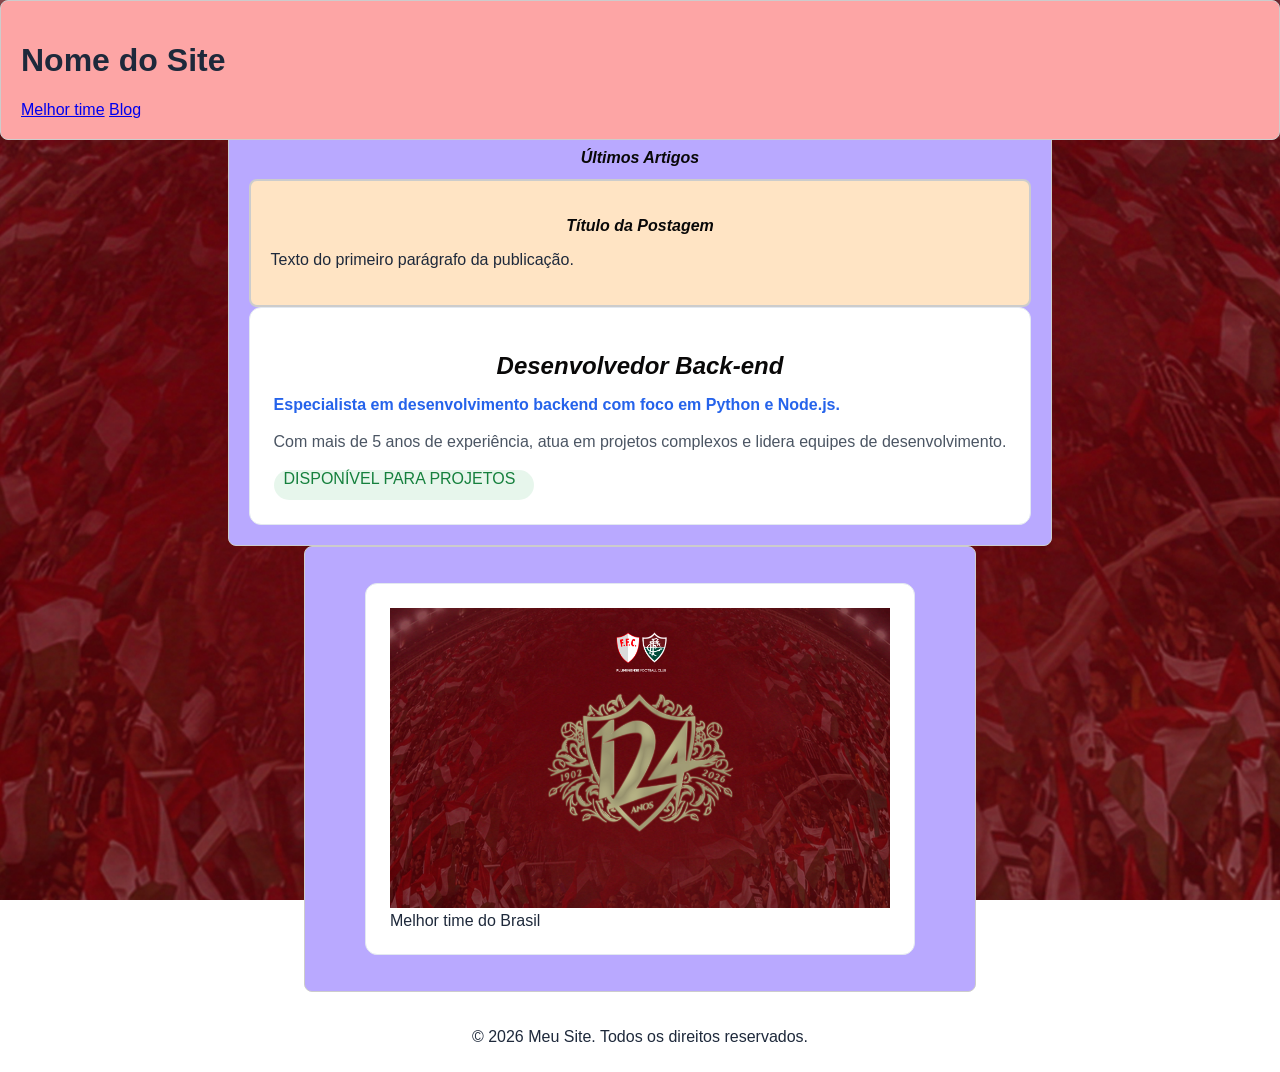
<file: index.html>
<!DOCTYPE html>
<html lang="pt-BR">
    <head>
        <meta charset="UTF-8">
        <title>Exemplo Semântico</title>
        <link rel="stylesheet" href="style.css">
    </head>
    <body>
        <!-- <img src="/assets/Background.jpeg" alt="Melhor time do Rio" class="Background-body"> -->
        <header>
            <h1>Nome do Site</h1>
            <nav>
                <a href="#fluzao">Melhor time</a>
                <a href="#blog">Blog</a>
            </nav>
        </header>
        <main class="content">
            <section id="blog">
                <h2>Últimos Artigos</h2>
                <article>
                    <h3>Título da Postagem</h3>
                    <p>Texto do primeiro parágrafo da publicação.</p>
                </article>
                <article class="cartao">
                    <h2 class="cartao-titulo">Desenvolvedor Back-end</h2>
                    <p class="cartao-subtitulo">Especialista em desenvolvimento backend com foco em Python e Node.js.</p>
                    <p class="cartao-descricao">Com mais de 5 anos de experiência, atua em projetos complexos e lidera equipes de desenvolvimento.</p>
                    <div class="cartao-status">Disponível para projetos</div>
                </article>
            </section>
            <section id="fluzao">
                <figure class="cartao">
                    <img src="/assets/Background.jpeg" alt="Melhor time do Rio" width="500" height="300" loading="lazy">
                    <figcaption>Melhor time do Brasil</figcaption>
                </figure>
            </section>
        </main>

        <footer>
            <p>© 2026 Meu Site. Todos os direitos reservados.</p>
        </footer>
    </body>
</html>
</file>
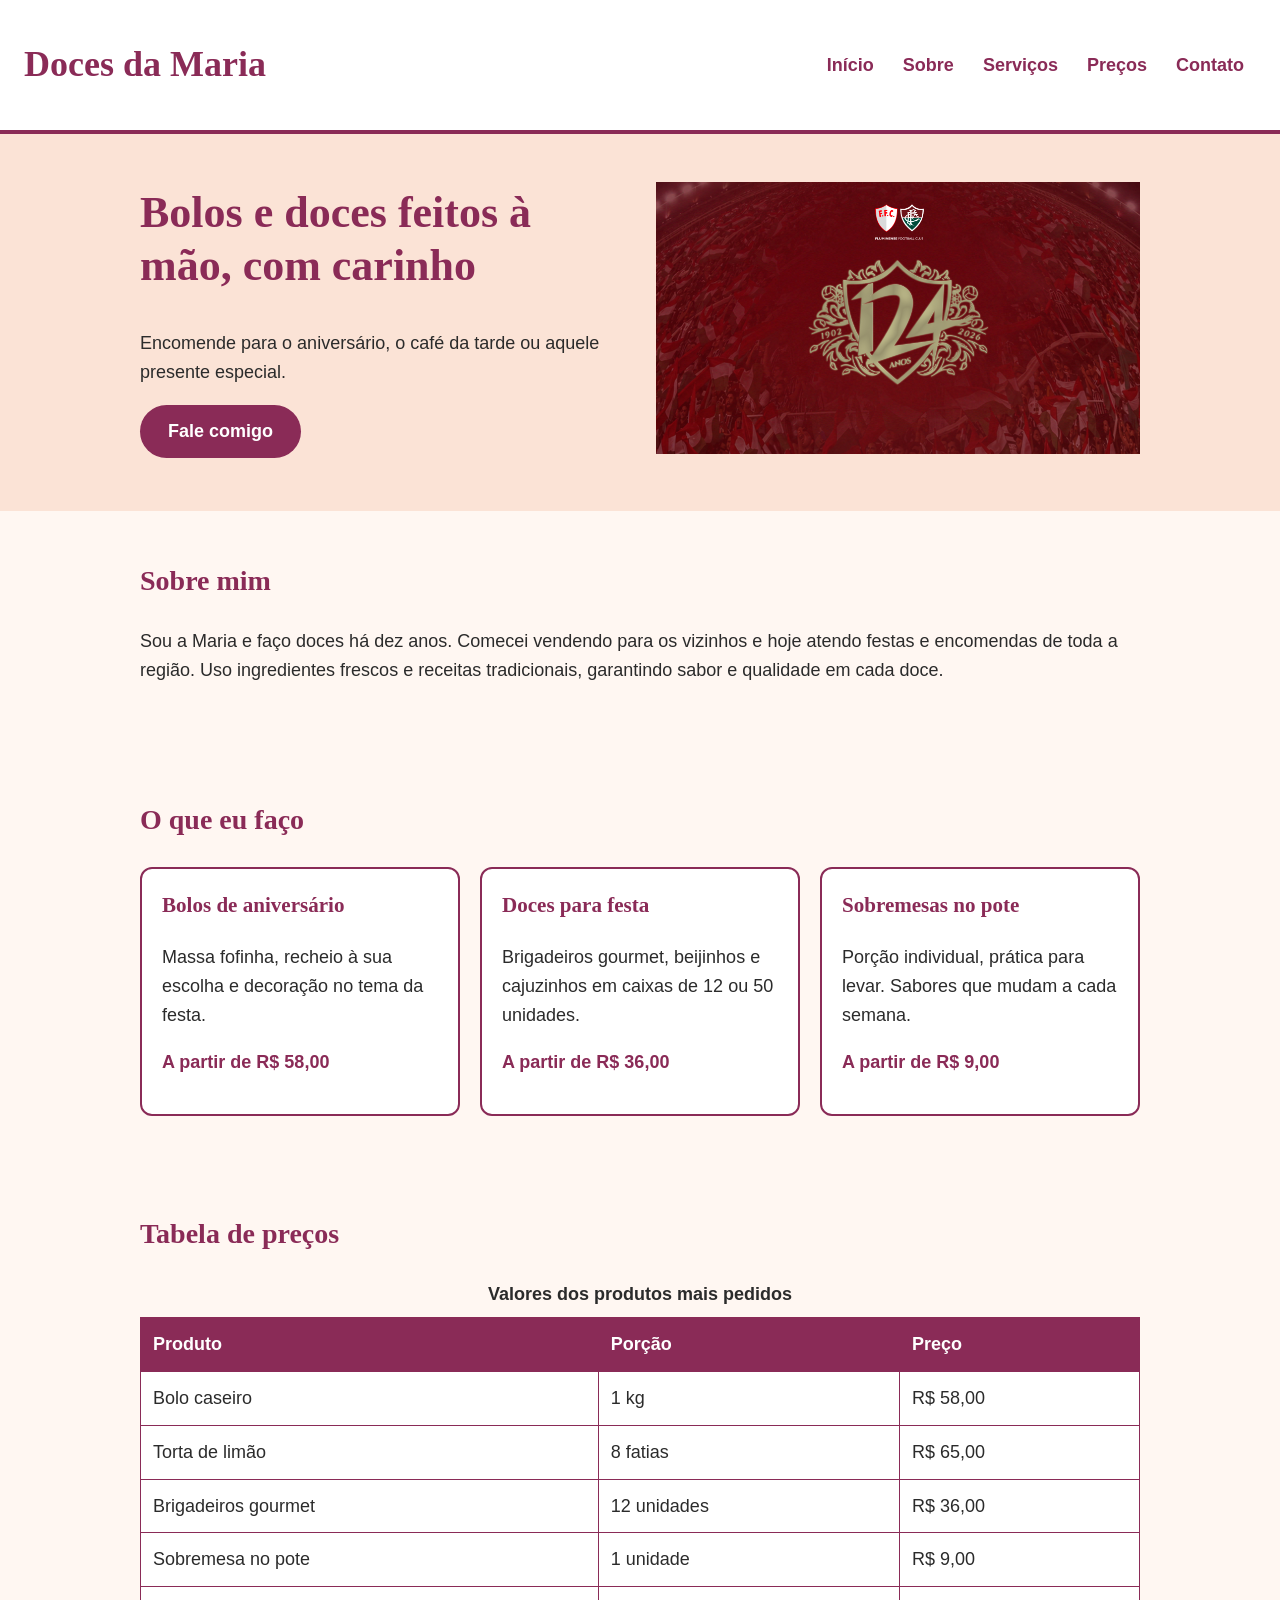
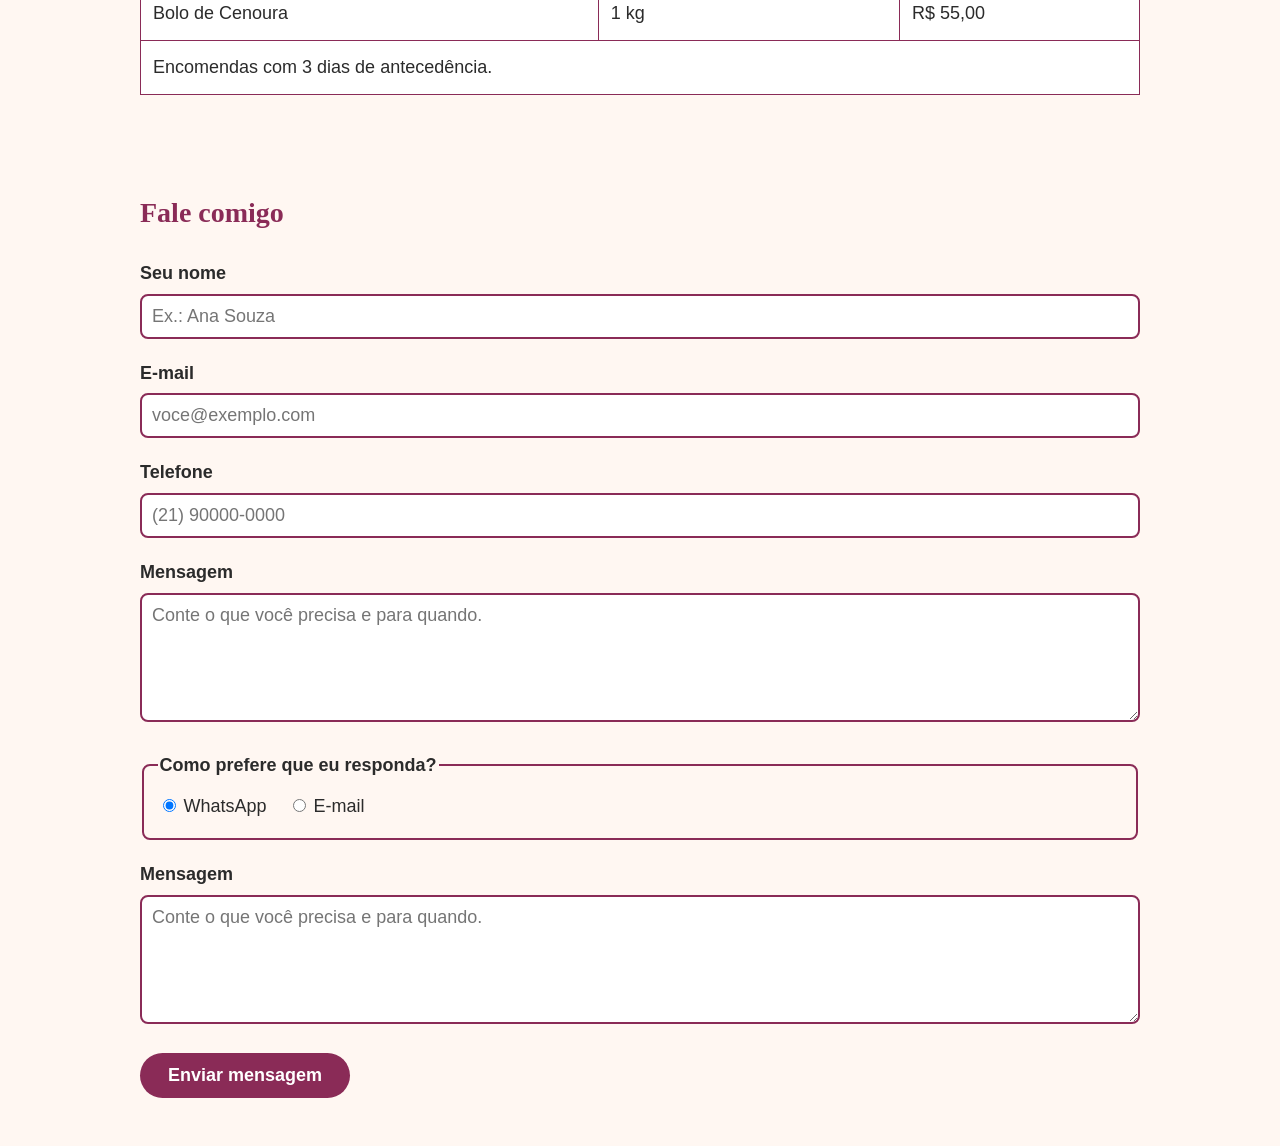
<file: doces_SeuNome.html>
<!DOCTYPE html>
<html lang="pt-br">

<head>
    <meta charset="UTF-8">
    <meta name="viewport" content="width=device-width, initial-scale=1.0">
    <title>Document</title>
    <link rel="stylesheet" href="style2.css">
</head>

<body>
    <header>
        <h1>Doces da Maria</h1>
        <nav>
            <a href="#inicio">Início</a>
            <a href="#sobre">Sobre</a>
            <a href="#servicos">Serviços</a>
            <a href="#precos">Preços</a>
            <a href="#contato">Contato</a>
        </nav>
    </header>
    <main>
        <section id="inicio" class="banner">
            <div class="conteudo">
                <div class="banner-texto">
                    <h1>Bolos e doces feitos à mão, com carinho</h1>
                    <p>Encomende para o aniversário, o café da tarde ou aquele presente especial.</p>
                    <a class="botao" href="#contato">Fale comigo</a>
                </div>
                <div class="banner-imagem">
                    <img src="assets/Melhor time do brasil.jpeg" alt="Bolo de camadas com cobertura de framboesa e uma cereja no topo"
                        width="600" height="400">
                </div>
            </div>
        </section>
        <section id="sobre">
            <div class="conteudo">
                <h2>Sobre mim</h2>
                <p>
                    Sou a Maria e faço doces há dez anos. Comecei vendendo para os vizinhos
                    e hoje atendo festas e encomendas de toda a região. Uso ingredientes
                    frescos e receitas tradicionais, garantindo sabor e qualidade em cada doce.
                </p>
            </div>
        </section>
        <section id="servicos">
            <div class="conteudo">
                <h2>O que eu faço</h2>
                <div class="cards">
                    <article class="card">
                        <h3>Bolos de aniversário</h3>
                        <p>Massa fofinha, recheio à sua escolha e decoração no tema da festa.</p>
                        <p class="card-preco">A partir de R$ 58,00</p>
                    </article>
                    <article class="card">
                        <h3>Doces para festa</h3>
                        <p>Brigadeiros gourmet, beijinhos e cajuzinhos em caixas de 12 ou 50 unidades.</p>
                        <p class="card-preco">A partir de R$ 36,00</p>
                    </article>
                    <article class="card">
                        <h3>Sobremesas no pote</h3>
                        <p>Porção individual, prática para levar. Sabores que mudam a cada semana.</p>
                        <p class="card-preco">A partir de R$ 9,00</p>
                    </article>
                </div>
            </div>
        </section>
        <!-- AULA 6: tabela de preços -->
        <section id="precos">
            <div class="conteudo">
                <h2>Tabela de preços</h2>
                <table class="tabela">
                    <caption>Valores dos produtos mais pedidos</caption>
                    <thead>
                        <tr>
                            <th scope="col">Produto</th>
                            <th scope="col">Porção</th>
                            <th scope="col">Preço</th>
                        </tr>
                    </thead>
                    <tbody>
                        <tr>
                            <td>Bolo caseiro</td>
                            <td>1 kg</td>
                            <td>R$ 58,00</td>
                        </tr>
                        <tr>
                            <td>Torta de limão</td>
                            <td>8 fatias</td>
                            <td>R$ 65,00</td>
                        </tr>
                        <tr>
                            <td>Brigadeiros gourmet</td>
                            <td>12 unidades</td>
                            <td>R$ 36,00</td>
                        </tr>
                        <tr>
                            <td>Sobremesa no pote</td>
                            <td>1 unidade</td>
                            <td>R$ 9,00</td>
                        </tr>
                        <tr>
                            <td>Bolo de Cenoura</td>
                            <td>1 kg</td>
                            <td>R$ 55,00</td>
                        </tr>
                    </tbody>
                    <tfoot>
                        <tr>
                            <td colspan="3">Encomendas com 3 dias de antecedência.</td>
                        </tr>
                    </tfoot>
                </table>
            </div>
        </section>
        <section id="contato">
            <div class="conteudo">
                <h2>Fale comigo</h2>
                <form action="#" method="get">
                    <div class="campo">
                        <label for="nome">Seu nome</label>
                        <input type="text" id="nome" name="nome" placeholder="Ex.: Ana Souza" required
                            pattern="[\p{L}' \-]{2,60}" title="Use apenas letras e espaços (2 a 60 caracteres)">
                    </div>

                    <div class="campo">
                        <label for="email">E-mail</label>
                        <input type="email" id="email" name="email" placeholder="voce@exemplo.com" required
                            pattern="[^\s@]+@[^\s@]+\.[a-zA-Z]{2,}"
                            title="Digite um e-mail válido, como voce@exemplo.com">
                    </div>

                    <div class="campo">
                        <label for="telefone">Telefone</label>
                        <input type="tel" id="telefone" name="telefone" placeholder="(21) 90000-0000"
                            pattern="\(\d{2}\) 9?\d{4}-\d{4}" title="Use o formato (21) 90000-0000">
                    </div>

                    <div class="campo">
                        <label for="mensagem">Mensagem</label>
                        <textarea id="mensagem" name="mensagem" rows="5" minlength="10" maxlength="500"
                            placeholder="Conte o que você precisa e para quando."></textarea>
                    </div>

                    <fieldset class="campo">
                        <legend>Como prefere que eu responda?</legend>
                        <label class="opcao"><input type="radio" name="resposta" value="whatsapp" checked>
                            WhatsApp</label>
                        <label class="opcao"><input type="radio" name="resposta" value="email"> E-mail</label>
                    </fieldset>

                    <div class="campo">
                        <label for="mensagem">Mensagem</label>
                        <textarea id="mensagem" name="mensagem" rows="5"
                            placeholder="Conte o que você precisa e para quando."></textarea>
                    </div>

                    <button type="submit" class="botao">Enviar mensagem</button>
                </form>
            </div>

        </section>
    </main>
    <script>
        const nome = document.getElementById('nome');
        const email = document.getElementById('email');
        const telefone = document.getElementById('telefone');

        // Nome: remove tudo que não for letra, espaço, apóstrofo ou hífen
        nome.addEventListener('input', () => {
            nome.value = nome.value.replace(/[^\p{L}' \-]/gu, '');
        });

        // E-mail: não permite espaços
        email.addEventListener('input', () => {
            email.value = email.value.replace(/\s/g, '');
        });

        // Telefone: só números, formatados como (21) 90000-0000
        telefone.addEventListener('input', () => {
            const d = telefone.value.replace(/\D/g, '').slice(0, 11);
            let formatado = d;

            if (d.length > 6) {
                const corte = d.length === 11 ? 7 : 6;
                formatado = `(${d.slice(0, 2)}) ${d.slice(2, corte)}-${d.slice(corte)}`;
            } else if (d.length > 2) {
                formatado = `(${d.slice(0, 2)}) ${d.slice(2)}`;
            } else if (d.length > 0) {
                formatado = `(${d}`;
            }

            telefone.value = formatado;
        });
    </script>
</body>

</html>
</file>
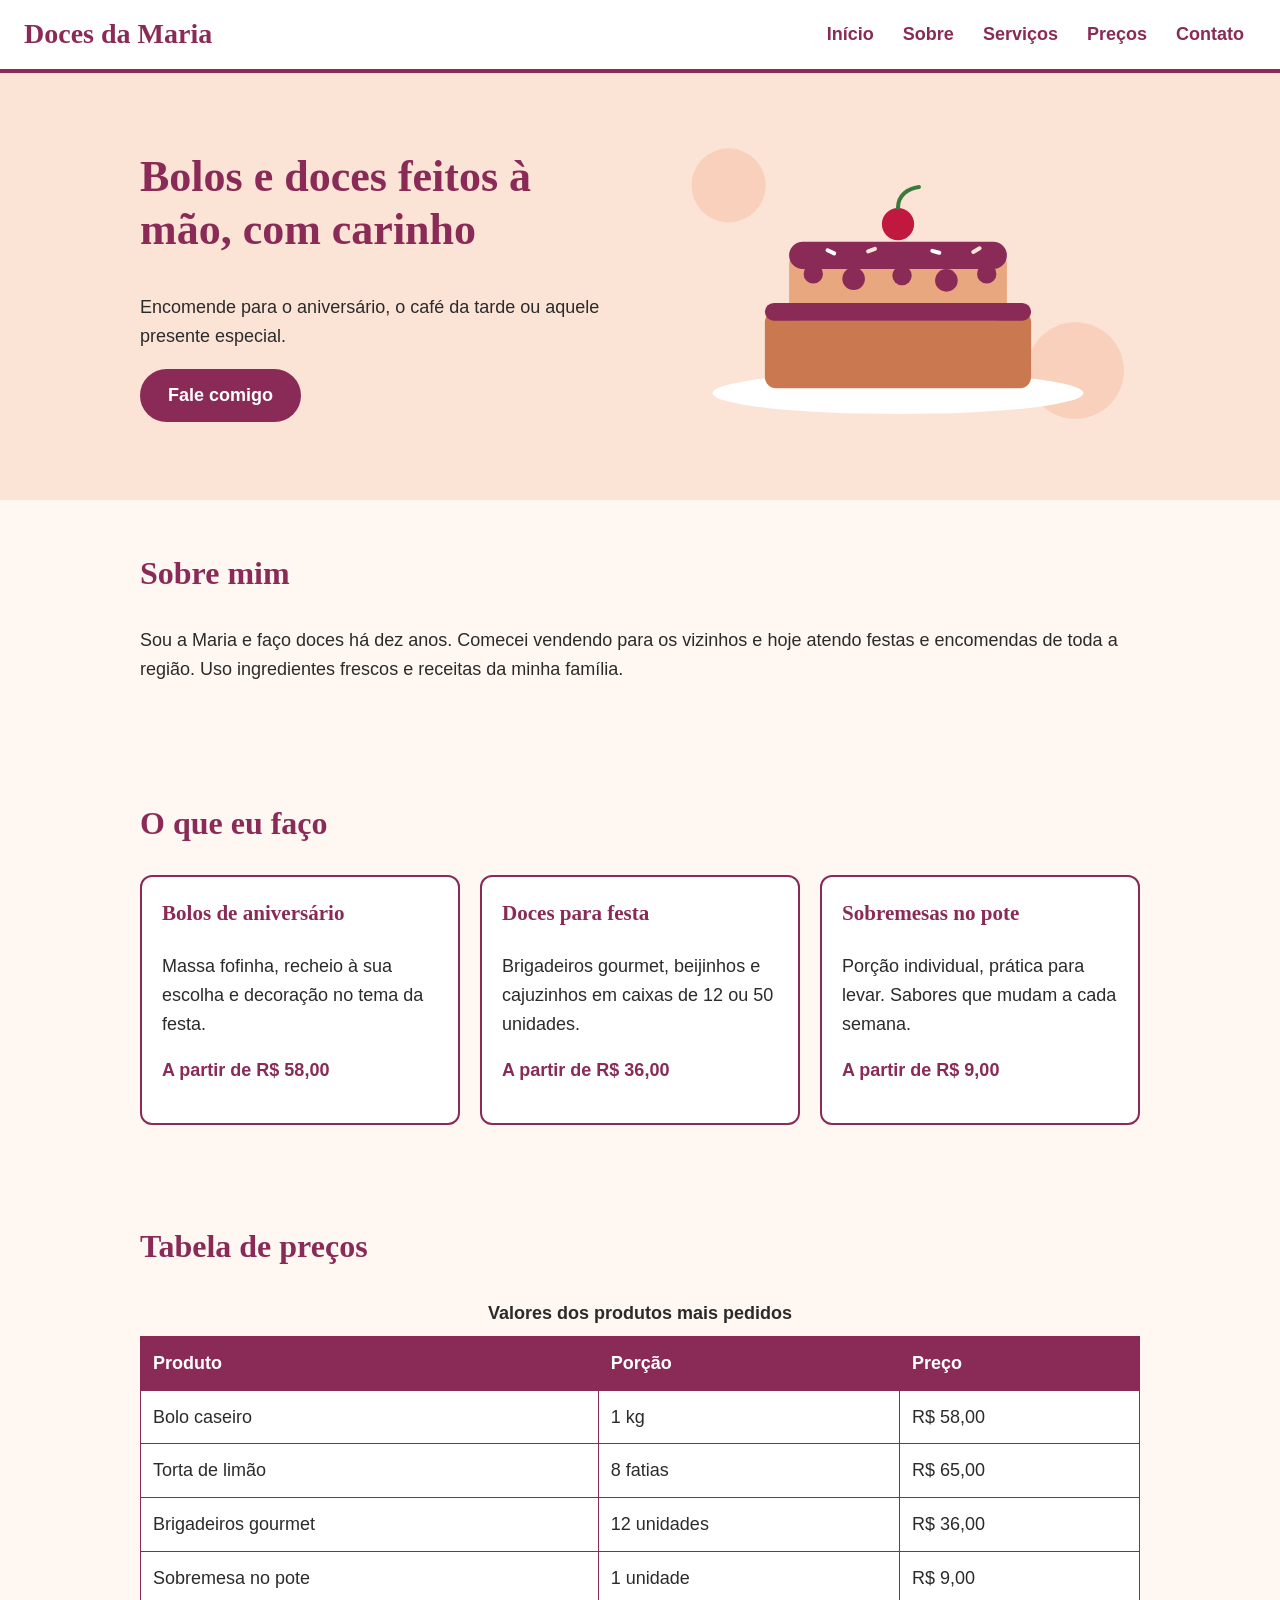
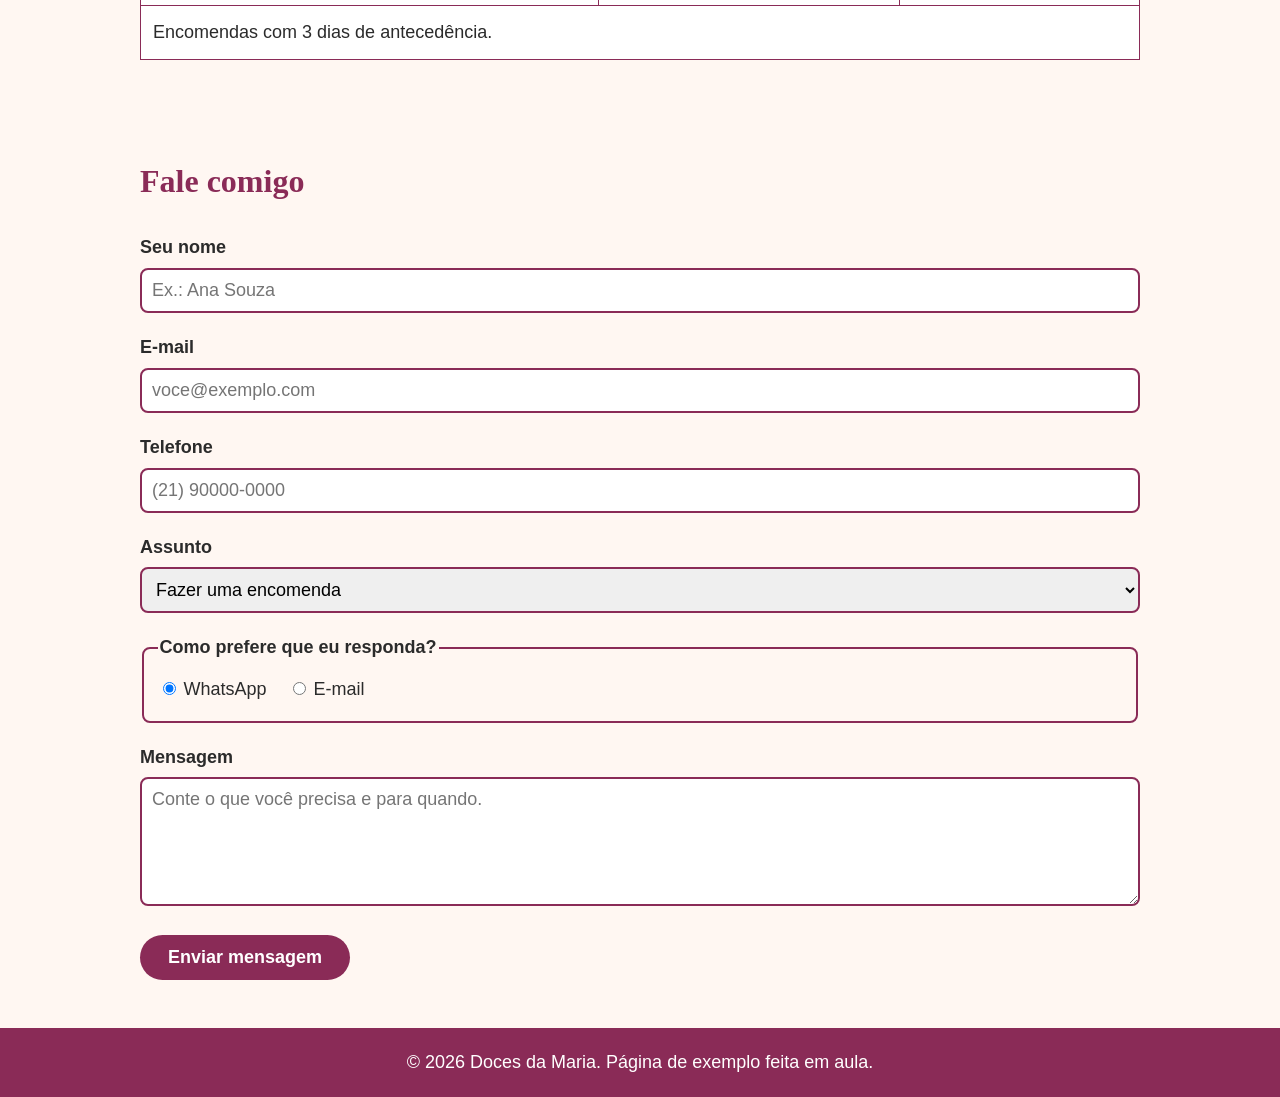
<file: pagina-modelo-doces-da-maria.html>
<!DOCTYPE html>
<html lang="pt-BR">
<head>
    <meta charset="UTF-8">
    <!-- AULA 8: esta linha faz a página se ajustar à tela do celular -->
    <meta name="viewport" content="width=device-width, initial-scale=1.0">
    <title>Doces da Maria | Confeitaria artesanal</title>

    <!--
        PÁGINA-MODELO: o objetivo final das alunas na aula 9.
        Negócio fictício, só para mostrar o resultado. Cada aluna cria a página do seu próprio tema.

        Para ficar igual ao que se ensina em aula:
        1. Copie tudo o que está dentro da tag <style> para um arquivo chamado style.css.
        2. Apague a tag <style> e coloque no lugar:
           <link rel="stylesheet" href="style.css">
        3. Salve a imagem do banner numa pasta assets e troque o src da imagem
           por assets/bolo.jpg (o endereço longo que começa com "data:" é só para
           este arquivo funcionar sozinho).
    -->
    <style>
        /* ---------- AULA 5: tags (cores e fonte da página) ---------- */
        body {
            margin: 0;
            font-family: Arial, Helvetica, sans-serif;
            font-size: 18px;
            line-height: 1.6;
            color: #2b2b2b;
            background-color: #fff7f2;
        }

        h1, h2, h3, .logo {
            font-family: Georgia, "Times New Roman", serif;
            color: #8a2b57;
        }

        h2 {
            font-size: 32px;
            margin-top: 0;
        }

        a {
            color: #8a2b57;
        }

        img {
            max-width: 100%;   /* a imagem nunca passa da largura da tela */
            height: auto;
        }

        section {
            padding: 48px 24px;
        }

        /* guarda o conteúdo num bloco centralizado */
        .conteudo {
            max-width: 1000px;
            margin: 0 auto;
        }

        /* ---------- AULA 5: classes do topo e do banner ---------- */
        header {
            background-color: #ffffff;
            border-bottom: 4px solid #8a2b57;
            padding: 12px 24px;
            display: flex;
            flex-wrap: wrap;
            justify-content: space-between;
            align-items: center;
            gap: 8px;
        }

        .logo {
            font-size: 28px;
            font-weight: bold;
            margin: 0;
        }

        nav a {
            display: inline-block;
            padding: 8px 12px;
            text-decoration: none;
            font-weight: bold;
        }

        nav a:hover {
            background-color: #8a2b57;
            color: #ffffff;
        }

        .banner {
            background-color: #fbe3d6;
        }

        .banner .conteudo {
            display: flex;
            flex-wrap: wrap;
            align-items: center;
            gap: 32px;
        }

        .banner-texto {
            flex: 1 1 320px;
        }

        .banner-imagem {
            flex: 1 1 320px;
        }

        .banner h1 {
            font-size: 44px;
            line-height: 1.2;
            margin-top: 0;
        }

        /* ---------- AULA 6: botão e cards (classes) ---------- */
        .botao {
            display: inline-block;
            background-color: #8a2b57;
            color: #ffffff;
            padding: 12px 28px;
            border-radius: 30px;
            text-decoration: none;
            font-weight: bold;
            border: none;
            font-size: 18px;
            cursor: pointer;
        }

        .botao:hover {
            background-color: #5e1a3b;
        }

        .cards {
            display: flex;
            flex-wrap: wrap;
            gap: 20px;
        }

        .card {
            flex: 1 1 250px;
            background-color: #ffffff;
            border: 2px solid #8a2b57;
            border-radius: 12px;
            padding: 20px;
        }

        .card h3 {
            margin-top: 0;
        }

        .card-preco {
            font-weight: bold;
            color: #8a2b57;
        }

        /* ---------- AULA 6: tabela de preços ---------- */
        .tabela {
            width: 100%;
            border-collapse: collapse;
            background-color: #ffffff;
        }

        .tabela th {
            background-color: #8a2b57;
            color: #ffffff;
            text-align: left;
        }

        .tabela th,
        .tabela td {
            padding: 12px;
            border: 1px solid #8a2b57;
        }

        .tabela td:last-child {
            white-space: nowrap;   /* o preço não quebra de linha */
        }

        .tabela tbody tr:hover {
            background-color: #fbe3d6;
        }

        .tabela caption {
            text-align: center;
            padding-bottom: 8px;
            font-weight: bold;
        }

        /* ---------- AULA 7: formulário ---------- */
        .campo {
            margin-bottom: 20px;
        }

        .campo label,
        legend {
            display: block;
            font-weight: bold;
            margin-bottom: 6px;
        }

        .campo input[type="text"],
        .campo input[type="email"],
        .campo input[type="tel"],
        .campo select,
        .campo textarea {
            width: 100%;
            box-sizing: border-box;
            padding: 10px;
            font-size: 18px;
            border: 2px solid #8a2b57;
            border-radius: 8px;
            font-family: Arial, Helvetica, sans-serif;
        }

        fieldset {
            border: 2px solid #8a2b57;
            border-radius: 8px;
        }

        .campo label.opcao {
            display: inline-block;
            font-weight: normal;
            margin-right: 16px;
        }

        /* contorno visível para quem navega só com a tecla Tab */
        a:focus,
        input:focus,
        select:focus,
        textarea:focus,
        button:focus {
            outline: 4px solid #1b4dd8;
            outline-offset: 2px;
        }

        /* ---------- rodapé ---------- */
        footer {
            background-color: #8a2b57;
            color: #ffffff;
            text-align: center;
            padding: 20px 24px;
        }

        footer p {
            margin: 0;
        }

        /* ---------- AULA 8: responsivo (telas até 700 px) ---------- */
        @media (max-width: 700px) {
            body {
                font-size: 17px;
            }

            .banner h1 {
                font-size: 34px;
            }

            h2 {
                font-size: 28px;
            }

            section {
                padding: 32px 16px;
            }

            .tabela th,
            .tabela td {
                padding: 8px;
            }
        }
    </style>
</head>
<body>

    <!-- AULA 5: topo com menu (links de âncora) -->
    <header>
        <p class="logo">Doces da Maria</p>
        <nav aria-label="Menu principal">
            <a href="#inicio">Início</a>
            <a href="#sobre">Sobre</a>
            <a href="#servicos">Serviços</a>
            <a href="#precos">Preços</a>
            <a href="#contato">Contato</a>
        </nav>
    </header>

    <main>
        <!-- AULA 5: banner com imagem -->
        <section id="inicio" class="banner">
            <div class="conteudo">
                <div class="banner-texto">
                    <h1>Bolos e doces feitos à mão, com carinho</h1>
                    <p>Encomende para o aniversário, o café da tarde ou aquele presente especial.</p>
                    <a class="botao" href="#contato">Fale comigo</a>
                </div>
                <div class="banner-imagem">
                    <img src="[data-uri]"
                        alt="Bolo de camadas com cobertura de framboesa e uma cereja no topo"
                        width="600" height="400">
                </div>
            </div>
        </section>

        <!-- AULA 5: seção Sobre -->
        <section id="sobre">
            <div class="conteudo">
                <h2>Sobre mim</h2>
                <p>
                    Sou a Maria e faço doces há dez anos. Comecei vendendo para os vizinhos
                    e hoje atendo festas e encomendas de toda a região. Uso ingredientes
                    frescos e receitas da minha família.
                </p>
            </div>
        </section>

        <!-- AULA 6: serviços em cards (mesma classe nos três) -->
        <section id="servicos">
            <div class="conteudo">
                <h2>O que eu faço</h2>
                <div class="cards">
                    <article class="card">
                        <h3>Bolos de aniversário</h3>
                        <p>Massa fofinha, recheio à sua escolha e decoração no tema da festa.</p>
                        <p class="card-preco">A partir de R$ 58,00</p>
                    </article>
                    <article class="card">
                        <h3>Doces para festa</h3>
                        <p>Brigadeiros gourmet, beijinhos e cajuzinhos em caixas de 12 ou 50 unidades.</p>
                        <p class="card-preco">A partir de R$ 36,00</p>
                    </article>
                    <article class="card">
                        <h3>Sobremesas no pote</h3>
                        <p>Porção individual, prática para levar. Sabores que mudam a cada semana.</p>
                        <p class="card-preco">A partir de R$ 9,00</p>
                    </article>
                </div>
            </div>
        </section>

        <!-- AULA 6: tabela de preços -->
        <section id="precos">
            <div class="conteudo">
                <h2>Tabela de preços</h2>
                <table class="tabela">
                    <caption>Valores dos produtos mais pedidos</caption>
                    <thead>
                        <tr>
                            <th scope="col">Produto</th>
                            <th scope="col">Porção</th>
                            <th scope="col">Preço</th>
                        </tr>
                    </thead>
                    <tbody>
                        <tr>
                            <td>Bolo caseiro</td>
                            <td>1 kg</td>
                            <td>R$ 58,00</td>
                        </tr>
                        <tr>
                            <td>Torta de limão</td>
                            <td>8 fatias</td>
                            <td>R$ 65,00</td>
                        </tr>
                        <tr>
                            <td>Brigadeiros gourmet</td>
                            <td>12 unidades</td>
                            <td>R$ 36,00</td>
                        </tr>
                        <tr>
                            <td>Sobremesa no pote</td>
                            <td>1 unidade</td>
                            <td>R$ 9,00</td>
                        </tr>
                    </tbody>
                    <tfoot>
                        <tr>
                            <td colspan="3">Encomendas com 3 dias de antecedência.</td>
                        </tr>
                    </tfoot>
                </table>
            </div>
        </section>

        <!-- AULA 7: formulário de contato (só a parte visual, não envia nada) -->
        <section id="contato">
            <div class="conteudo">
                <h2>Fale comigo</h2>
                <form action="#" method="get">
                    <div class="campo">
                        <label for="nome">Seu nome</label>
                        <input type="text" id="nome" name="nome" placeholder="Ex.: Ana Souza" required>
                    </div>
                    <div class="campo">
                        <label for="email">E-mail</label>
                        <input type="email" id="email" name="email" placeholder="voce@exemplo.com" required>
                    </div>
                    <div class="campo">
                        <label for="telefone">Telefone</label>
                        <input type="tel" id="telefone" name="telefone" placeholder="(21) 90000-0000">
                    </div>
                    <div class="campo">
                        <label for="assunto">Assunto</label>
                        <select id="assunto" name="assunto">
                            <option value="encomenda">Fazer uma encomenda</option>
                            <option value="orcamento">Pedir um orçamento</option>
                            <option value="duvida">Tirar uma dúvida</option>
                        </select>
                    </div>

                    <fieldset class="campo">
                        <legend>Como prefere que eu responda?</legend>
                        <label class="opcao"><input type="radio" name="resposta" value="whatsapp" checked> WhatsApp</label>
                        <label class="opcao"><input type="radio" name="resposta" value="email"> E-mail</label>
                    </fieldset>

                    <div class="campo">
                        <label for="mensagem">Mensagem</label>
                        <textarea id="mensagem" name="mensagem" rows="5" placeholder="Conte o que você precisa e para quando."></textarea>
                    </div>

                    <button type="submit" class="botao">Enviar mensagem</button>
                </form>
            </div>
        </section>
    </main>

    <footer>
        <p>© 2026 Doces da Maria. Página de exemplo feita em aula.</p>
    </footer>

</body>
</html>
</file>
<file: style.css>
/* Criar estilo para a página */
body {
    font-family: 'Segoe UI', sans-serif;
    color: #1e293b;
    display: flex;
    flex-direction: column;
    align-items: center;
    margin: 5px;
    padding: 5px;

    /* Propriedades para a imagem de fundo */
    background-image: url('/assets/Background.jpeg');
    background-size: cover;
    background-position: center;
    background-repeat: no-repeat;
    background-attachment: fixed;
}
/* Estilo para a seção principal */
header {
    position: fixed;
    top: 0;
    left: 0;
    right: 0;
    z-index: 1000;
    background-color: #fda5a5;
    border: 1px solid #CCCCCC;
    border-radius: 8px;
    padding: 20px;
    box-sizing: border-box;
}

body {
    padding-top: 90px;
}
section {
    background-color: #b9a9ff;
    border: 1px solid #CCCCCC;
    border-radius: 8px;
    padding: 20px;
}
/* Estilo para os artigos */
article {
    background-color: bisque;
    border: 2px solid #CCCCCC;
    border-radius: 8px;
    padding: 20px;
}
/* Estilo para os títulos */
h2, h3 {
    /* Toda vez que precisar trocar a cor do texto, declare a tag que contenha o texto que vai trocar de cor e chame o argumento color */
    color: #090808;
    font-family: 'Arial', sans-serif;
    font-size: 16px;
    text-align: center;
    font-style: oblique;
    margin-bottom: 12px;
}

.content {
    display: flex;
    flex-direction: column;
    align-items: center;
    justify-content: center;
    padding: 20px;
}
.cartao {
    background-color: #ffffff;
    padding: 24px;
    border: 1px solid #e2e8f0;
    border-radius: 12px;
}

.cartao-perfil {
    background-color: #ffffff;
    padding: 24px;
    border: 1px solid #e2e8f0;
    border-radius: 12px;
}

.cartao-titulo {
    font-size: 1.5rem;
    font-weight: 700;
}

.cartao-subtitulo {
    color: #2563eb;
    font-weight: 600;
}

.cartao-descricao {
    color: #4b5563;
    font-size: 1rem;
    line-height: 1.5;
}

.cartao-status {
    color: #15803d;
    background-color: rgba(22, 163, 74, 0.1);
    text-transform: uppercase;
    border-radius: 9999px;
    width:250px;
    height: 30px;
    padding-left: 10px;
}
</file>
<file: style2.css>
/* ---------- AULA 5: tags (cores e fonte da página) ---------- */
        body {
            margin: 0;
            font-family: Arial, Helvetica, sans-serif;
            font-size: 18px;
            line-height: 1.6;
            color: #2b2b2b;
            background-color: #fff7f2;
        }

        h1, h2, h3, .logo {
            font-family: Georgia, "Times New Roman", serif;
            color: #8a2b57;
        }

        h2 {
            font-size: 32px;
            margin-top: 0;
        }

        a {
            color: #8a2b57;
        }
/* A explicação parou aqui */
        img {
            max-width: 100%;   /* a imagem nunca passa da largura da tela */
            height: auto;
        }

        section {
            padding: 48px 24px;
        }

        /* guarda o conteúdo num bloco centralizado */
        .conteudo {
            max-width: 1000px;
            margin: 0 auto;
        }

        /* ---------- AULA 5: classes do topo e do banner ---------- */
        header {
            background-color: #ffffff;
            border-bottom: 4px solid #8a2b57;
            padding: 12px 24px;
            display: flex;
            flex-wrap: wrap;
            justify-content: space-between;
            align-items: center;
            gap: 8px;
        }

        .logo {
            font-size: 28px;
            font-weight: bold;
            margin: 0;
        }

        nav a {
            display: inline-block;
            padding: 8px 12px;
            text-decoration: none;
            font-weight: bold;
        }

        nav a:hover {
            background-color: #8a2b57;
            color: #ffffff;
        }

        .banner {
            background-color: #fbe3d6;
        }

        .banner .conteudo {
            display: flex;
            flex-wrap: wrap;
            align-items: center;
            gap: 32px;
        }

        .banner-texto {
            flex: 1 1 320px;
        }

        .banner-imagem {
            flex: 1 1 320px;
        }

        .banner h1 {
            font-size: 44px;
            line-height: 1.2;
            margin-top: 0;
        }

        /* ---------- AULA 6: botão e cards (classes) ---------- */
        .botao {
            display: inline-block;
            background-color: #8a2b57;
            color: #ffffff;
            padding: 12px 28px;
            border-radius: 30px;
            text-decoration: none;
            font-weight: bold;
            border: none;
            font-size: 18px;
            cursor: pointer;
        }

        .botao:hover {
            background-color: #5e1a3b;
        }

        .cards {
            display: flex;
            flex-wrap: wrap;
            gap: 20px;
        }

        .card {
            flex: 1 1 250px;
            background-color: #ffffff;
            border: 2px solid #8a2b57;
            border-radius: 12px;
            padding: 20px;
        }

        .card h3 {
            margin-top: 0;
        }

        .card-preco {
            font-weight: bold;
            color: #8a2b57;
        }

        /* ---------- AULA 6: tabela de preços ---------- */
        .tabela {
            width: 100%;
            border-collapse: collapse;
            background-color: #ffffff;
        }

        .tabela th {
            background-color: #8a2b57;
            color: #ffffff;
            text-align: left;
        }

        .tabela th,
        .tabela td {
            padding: 12px;
            border: 1px solid #8a2b57;
        }

        .tabela td:last-child {
            white-space: nowrap;   /* o preço não quebra de linha */
        }

        .tabela tbody tr:hover {
            background-color: #fbe3d6;
        }

        .tabela caption {
            text-align: center;
            padding-bottom: 8px;
            font-weight: bold;
        }

        /* ---------- AULA 7: formulário ---------- */
        .campo {
            margin-bottom: 20px;
        }

        .campo label,
        legend {
            display: block;
            font-weight: bold;
            margin-bottom: 6px;
        }

        .campo input[type="text"],
        .campo input[type="email"],
        .campo input[type="tel"],
        .campo select,
        .campo textarea {
            width: 100%;
            box-sizing: border-box;
            padding: 10px;
            font-size: 18px;
            border: 2px solid #8a2b57;
            border-radius: 8px;
            font-family: Arial, Helvetica, sans-serif;
        }

        fieldset {
            border: 2px solid #8a2b57;
            border-radius: 8px;
        }

        .campo label.opcao {
            display: inline-block;
            font-weight: normal;
            margin-right: 16px;
        }

        /* contorno visível para quem navega só com a tecla Tab */
        a:focus,
        input:focus,
        select:focus,
        textarea:focus,
        button:focus {
            outline: 4px solid #1b4dd8;
            outline-offset: 2px;
        }

        /* ---------- rodapé ---------- */
        footer {
            background-color: #8a2b57;
            color: #ffffff;
            text-align: center;
            padding: 20px 24px;
        }

        footer p {
            margin: 0;
        }

        /* ---------- AULA 8: responsivo (telas até 700 px) ---------- */
        @media (max-width: 700px) {
            body {
                font-size: 17px;
            }

            .banner h1 {
                font-size: 34px;
            }


            section {
                padding: 32px 16px;
            }

            .tabela th,
            .tabela td {
                padding: 8px;
            }
        }
            h2 {
                font-size: 28px;
            }
</file>
